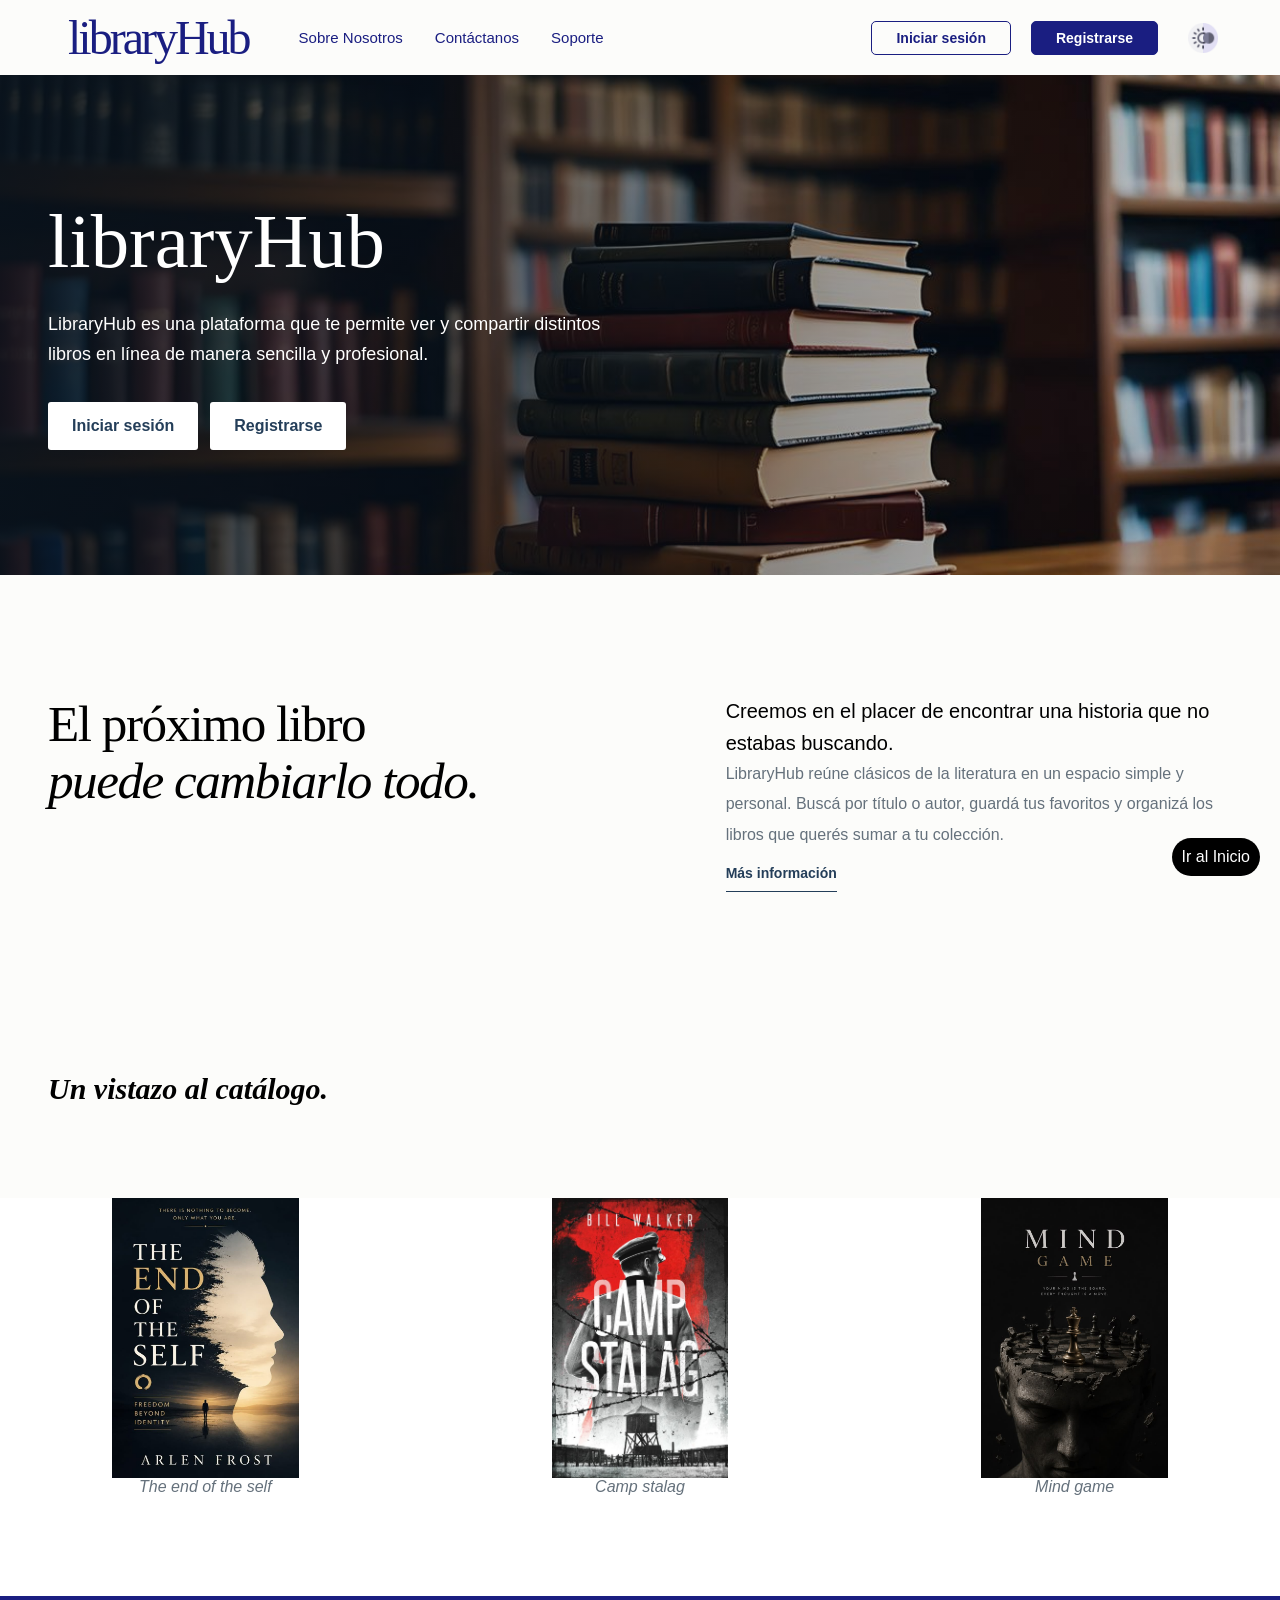
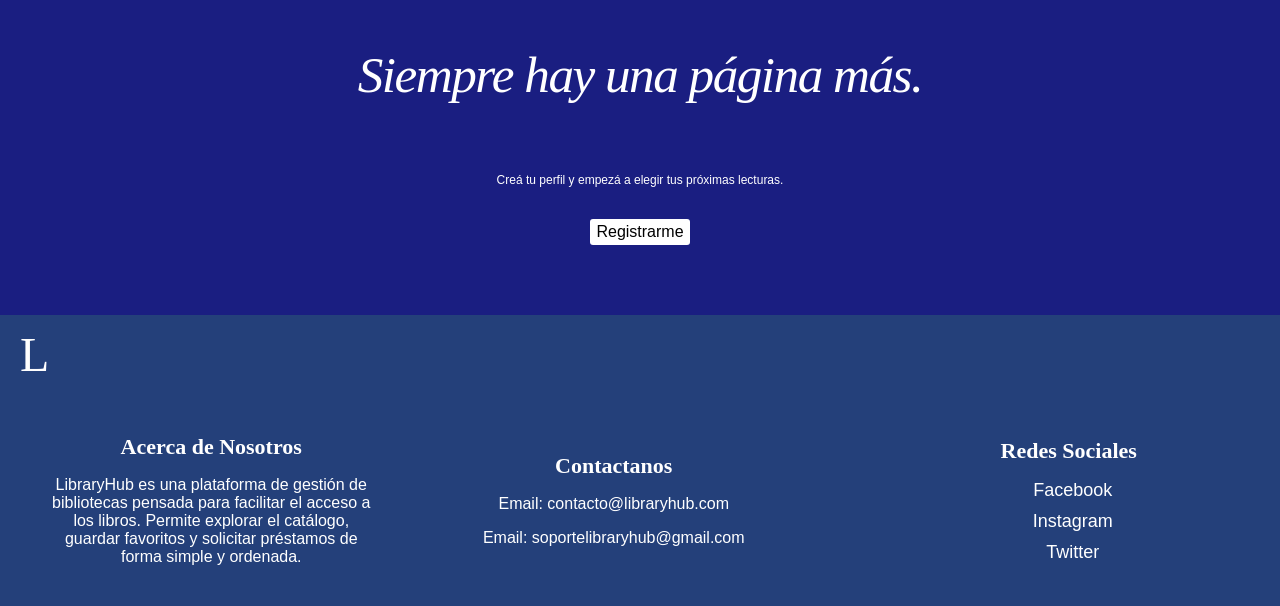
<file: index.html>
<!doctype html>
<html lang="en">
  <head>
    <meta charset="UTF-8" />
    <meta name="viewport" content="width=device-width, initial-scale=1.0" />
    <link rel="stylesheet" href="css/estilos.css" />
   <!-- <script src="https://kit.fontawesome.com/b3f407f311.js" crossorigin="anonymous"></script> -->
    
    <title>LibraryHub</title>
  </head>

  <body>
    <header>
    <a id="inicio"></a>
  <nav class="navegacion">
    <a href="#inicio" class="logo">libraryHub</a>
  <div class="nav-enlaces">
    <a class="nav-nosotros" href="#Sobre Nosotros">Sobre Nosotros</a>
    <a class="nav-contacto" href="#Contácto">Contáctanos</a>
    <a class="nav-soporte" href="soporte.html">Soporte</a>
  </div>
  <div class="nav-acciones">
    <a href="login.html" class="boton boton-login">Iniciar sesión</a>
    <a href="registro.html" class="boton boton-registro">Registrarse</a>
  </div>
    <button class="boton boton-claro boton-tema" type="button" title="Cambiar tema">
    <img src="img/iconoTema.png" alt="Cambiar tema">
    </button>
    </nav>
  </header>
   <section class="portada-principal">
    <img
      class="portada-imagen"
      src="img/biblioteca.jpg"
      alt="Libros en una biblioteca"
    >
  <div class="portada-contenido">
    <h1>libraryHub</h1>
    <p>
      LibraryHub es una plataforma que te permite ver y compartir
      distintos libros en línea de manera sencilla y profesional.
    </p>
    <div class="portada-acciones">
      <a href="login.html">Iniciar sesión</a>
      <a href="registro.html">Registrarse</a>
    </div>
  </div>
  </section>
      
<section>
      <article class="presentacion">
  <div class="presentacion-titulo">
    <h2>
      El próximo libro<br>
      <em>puede cambiarlo todo.</em>
    </h2>
  </div>
  
  <div class="presentacion-texto">
    <p class="presentacion-intro">
      Creemos en el placer de encontrar una historia que
      no estabas buscando.
    </p>
    <p class="presentacion-descripcion">
      LibraryHub reúne clásicos de la literatura en un espacio
      simple y personal. Buscá por título o autor, guardá
      tus favoritos y organizá los libros que querés
      sumar a tu colección.
    </p>
    <a href="login.html" class="presentacion-enlace">
      Más información
    </a>
  </div>
  <a href="#inicio" class="boton-inicio">Ir al Inicio</a>
      </article>

      <article class="subtitulo-libros"> 
        <h2><strong><em>Un vistazo al catálogo.</em></strong></h2>
      </article>

      <div class="estante-libro">
        <article class="libro">
        <a href="login.html" target="_self">
          <img
          src="img/descarga.jpg"
          alt="Folio Estante"
          width="150"
          height="170"
          />
        </a>
        <P>
            <em>The end of the self</em>
          </P>
        </article>

        <article class="libro">
          <a class="img2" href="login.html" target="self">
            <img
            src="img/Designed by Damonza_com.jpg"
            alt="Libro Biblioteca"
            width= "150"
            height="170"
            />
          </a>
          <P>
            <em>Camp stalag</em>
          </P>
      </article>

      <article class="libro">
        <a class="img3" href="login.html" target="self">
          <img
          src="img/♟️🧠 MIND GAME AESTHETIC_ WHERE EVERY MOVE IS A TEST OF STRATEGY, FOCUS, AND MENTAL POWER 🖤✨.jpg"
          alt="Libro Biblioteca"
          width= "150"
          height="170"
          />
        </a>
          <P>
            <em>Mind game</em>
          </P>
      </article>
    </div>
    
    <article class="registro">
      <h1>      
        <i>
          Siempre hay una página más.
        </i>
        <br></br>
      </h1>
      <p>Creá tu perfil y empezá a elegir tus próximas lecturas.</p>
      <a href="registro.html" class="boton-registro" target="_self">Registrarme</a> 
    </article>
    
    <a id="Sobre Nosotros"> </a>
</section>
    <footer id="footer-principal">
      <div class="logo-letra">
        <a href="#inicio" class="logo">L</a>
      </div>
      <div>
        <h4>Acerca de Nosotros</h4>
        <p>LibraryHub es una plataforma de gestión de bibliotecas pensada para facilitar el acceso a los libros. Permite explorar el catálogo, guardar favoritos y solicitar préstamos de forma simple y ordenada.</p>
      </div>
      <div>
         <h4>Contactanos</h4>
         <p>Email: contacto@libraryhub.com</p>
        <p>Email: soportelibraryhub@gmail.com</p>
      </div>
      <a id="Contácto"> </a>
      <div>
         <h4>Redes Sociales</h4>
         <ul>
            <li><a href="https://www.unlam.edu.ar/"><i class="fa-brands fa-facebook"></i> Facebook</a></li>
            <li><a href="https://www.unlam.edu.ar/"><i class="fa-brands fa-instagram"></i> Instagram</a></li>
            <li><a href="https://www.unlam.edu.ar/"><i class="fa-brands fa-twitter"></i> Twitter</a></li>
         </ul>
      </div>
   </footer>
  </body>
</html>
</file>
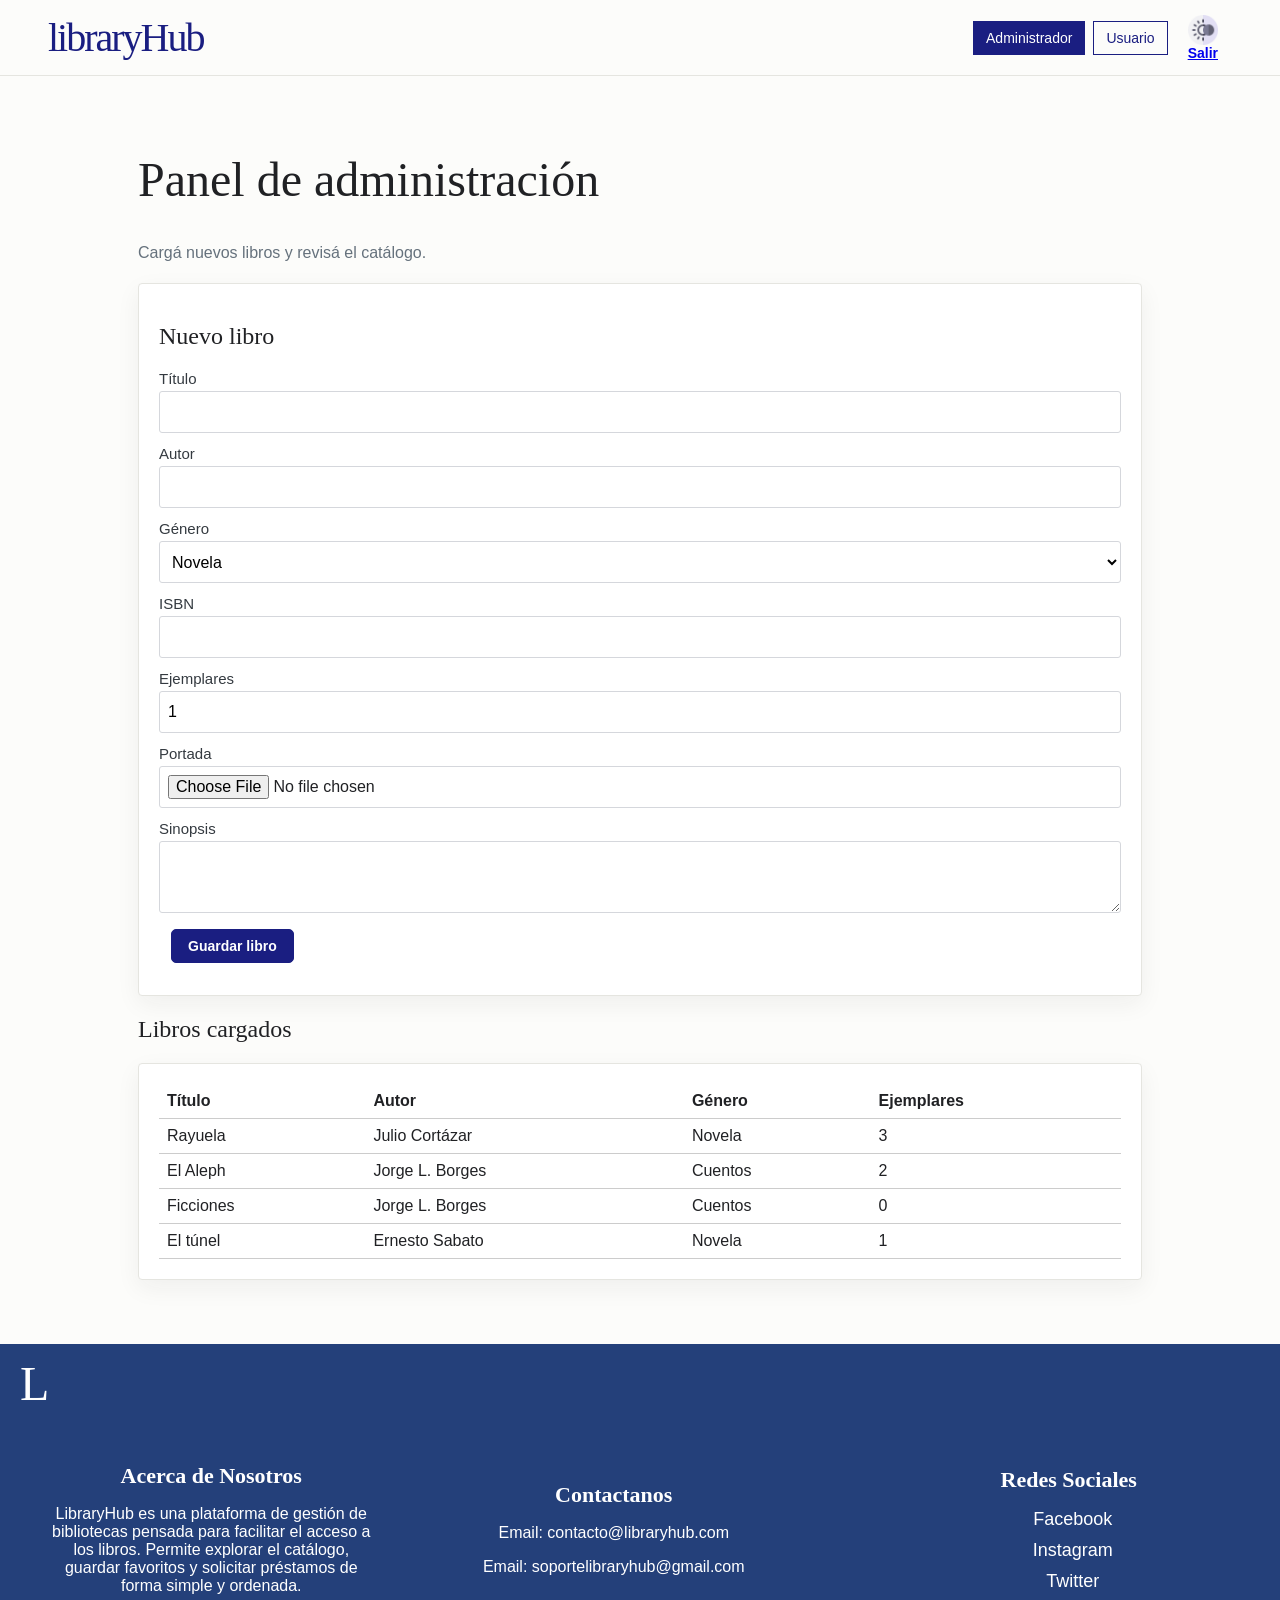
<file: admin.html>
<!DOCTYPE html>
<html lang="es">
<head>
  <meta charset="utf-8">
  <meta name="viewport" content="width=device-width, initial-scale=1">
  <title>Panel de administración - libraryHub</title>
  <link rel="stylesheet" href="css/estilos.css">
</head>
<body class="pagina-seccion">
  <header>
    <a class="logo" href="index.html">libraryHub</a>
    <div class="selector">
      <a class="activo" href="admin.html">Administrador</a><a href="catalogo.html">Usuario</a>
    </div>
    <button class="boton boton-claro boton-tema" type="button" title="Cambiar tema">
    <img src="img/iconoTema.png" alt="Cambiar tema">
    <a href="index.html">Salir</a>
  </header>

  <main>
    <h1>Panel de administración</h1>
    <p>Cargá nuevos libros y revisá el catálogo.</p>

    <section class="caja">
      <h2>Nuevo libro</h2>
      <form>
        <label for="titulo">Título</label>
        <input type="text" id="titulo">
        <label for="autor">Autor</label>
        <input type="text" id="autor">
        <label for="genero">Género</label>
        <select id="genero">
          <option>Novela</option>
          <option>Cuentos</option>
          <option>Ensayo</option>
          <option>Poesía</option>
        </select>
        <label for="isbn">ISBN</label>
        <input type="text" id="isbn">
        <label for="ejemplares">Ejemplares</label>
        <input type="number" id="ejemplares" min="1" value="1">
        <label for="portada">Portada</label>
        <input type="file" id="portada" accept="image/*">
        <label for="sinopsis">Sinopsis</label>
        <textarea id="sinopsis" rows="3"></textarea>
        <button class="boton" type="button">Guardar libro</button>
      </form>
    </section>

    <h2>Libros cargados</h2>
    <section class="caja tabla">
      <table>
        <tr>
          <th>Título</th>
          <th>Autor</th>
          <th>Género</th>
          <th>Ejemplares</th>
        </tr>
        <tr>
          <td>Rayuela</td>
          <td>Julio Cortázar</td>
          <td>Novela</td>
          <td>3</td>
        </tr>
        <tr>
          <td>El Aleph</td>
          <td>Jorge L. Borges</td>
          <td>Cuentos</td>
          <td>2</td>
        </tr>
        <tr>
          <td>Ficciones</td>
          <td>Jorge L. Borges</td>
          <td>Cuentos</td>
          <td>0</td>
        </tr>
        <tr>
          <td>El túnel</td>
          <td>Ernesto Sabato</td>
          <td>Novela</td>
          <td>1</td>
        </tr>
      </table>
    </section>
  </main>
  <footer id="footer-principal">
      <div class="logo-letra">
        <a href="#inicio" class="logo">L</a>
      </div>
      <div>
        <h4>Acerca de Nosotros</h4>
        <p>LibraryHub es una plataforma de gestión de bibliotecas pensada para facilitar el acceso a los libros. Permite explorar el catálogo, guardar favoritos y solicitar préstamos de forma simple y ordenada.</p>
      </div>
      <div>
         <h4>Contactanos</h4>
         <p>Email: contacto@libraryhub.com</p>
        <p>Email: soportelibraryhub@gmail.com</p>
      </div>
      <a id="Contácto"> </a>
      <div>
         <h4>Redes Sociales</h4>
         <ul>
            <li><a href="https://www.unlam.edu.ar/"><i class="fa-brands fa-facebook"></i> Facebook</a></li>
            <li><a href="https://www.unlam.edu.ar/"><i class="fa-brands fa-instagram"></i> Instagram</a></li>
            <li><a href="https://www.unlam.edu.ar/"><i class="fa-brands fa-twitter"></i> Twitter</a></li>
         </ul>
      </div>
   </footer>
</body>
</html>
</file>
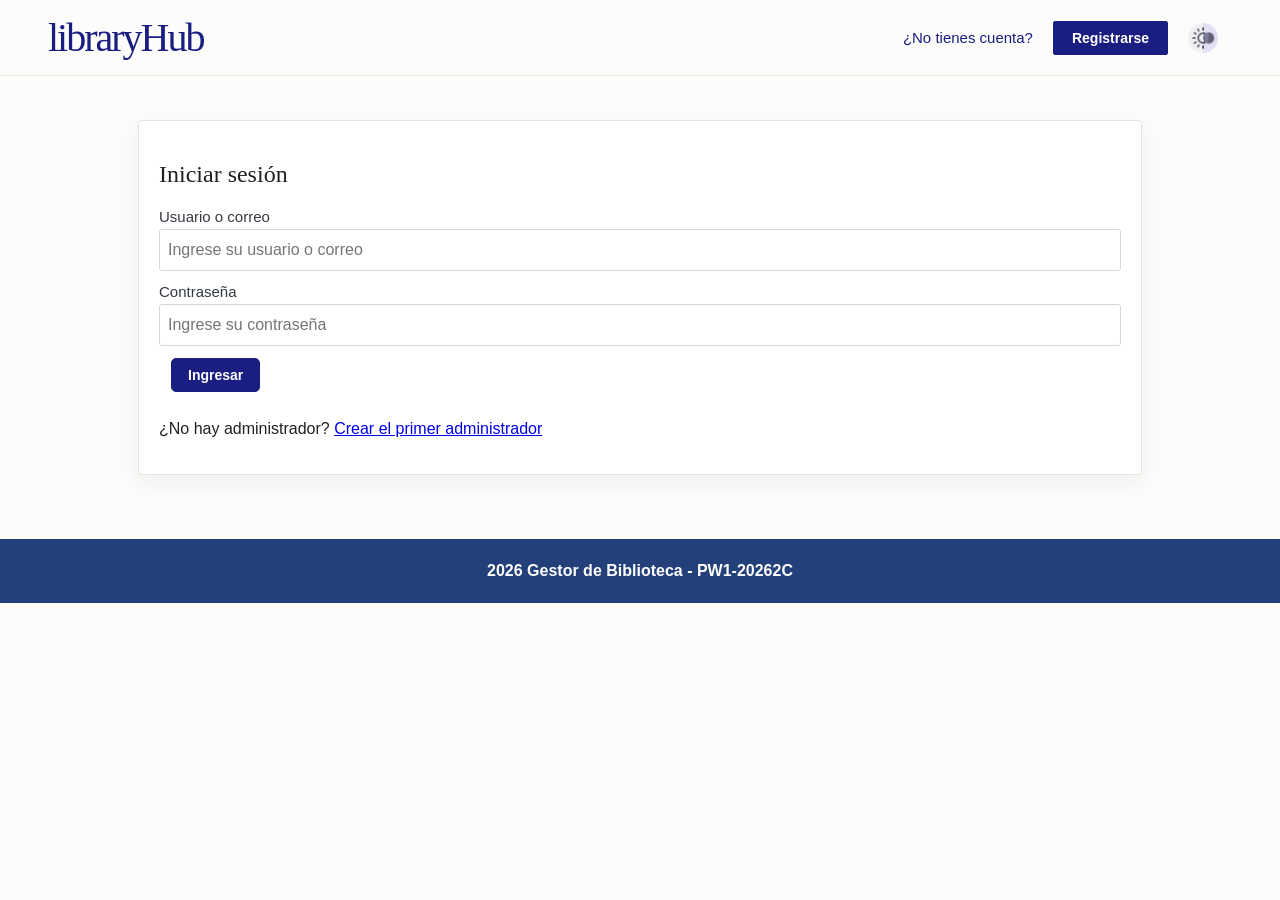
<file: login.html>
<!doctype html>
<html lang="es">
  <head>
    <meta charset="utf-8" />
    <meta name="viewport" content="width=device-width, initial-scale=1" />
    <title>Iniciar sesión - libraryHub</title>
    <link rel="stylesheet" href="css/estilos.css" />
  </head>
  <body class="pagina-seccion">
    <header>
      <a class="logo" href="index.html">libraryHub</a>
      <a>¿No tienes cuenta?</a>
      <a class="boton" href="registro.html">Registrarse</a>
      <button
        class="boton boton-claro boton-tema"
        type="button"
        title="Cambiar tema"
      >
        <img src="img/iconoTema.png" alt="Cambiar tema" />
      </button>
    </header>

    <main>
      <section class="caja">
        <h1>Iniciar sesión</h1>
        <form>
          <label for="usuario">Usuario o correo</label>
          <input
            type="text"
            id="usuario"
            placeholder="Ingrese su usuario o correo"
          />
          <label for="clave">Contraseña</label>
          <input
            type="password"
            id="clave"
            placeholder="Ingrese su contraseña"
          />
          <a class="boton" href="catalogo.html">Ingresar</a>
        </form>
        <p>
          ¿No hay administrador?
          <a href="registro-admin.html">Crear el primer administrador</a>
        </p>
      </section>
    </main>
    <footer id="footer-chiquito">
      <div>
        <h4>2026 Gestor de Biblioteca - PW1-20262C</h4>
      </div>
    </footer>
  </body>
</html>
</file>
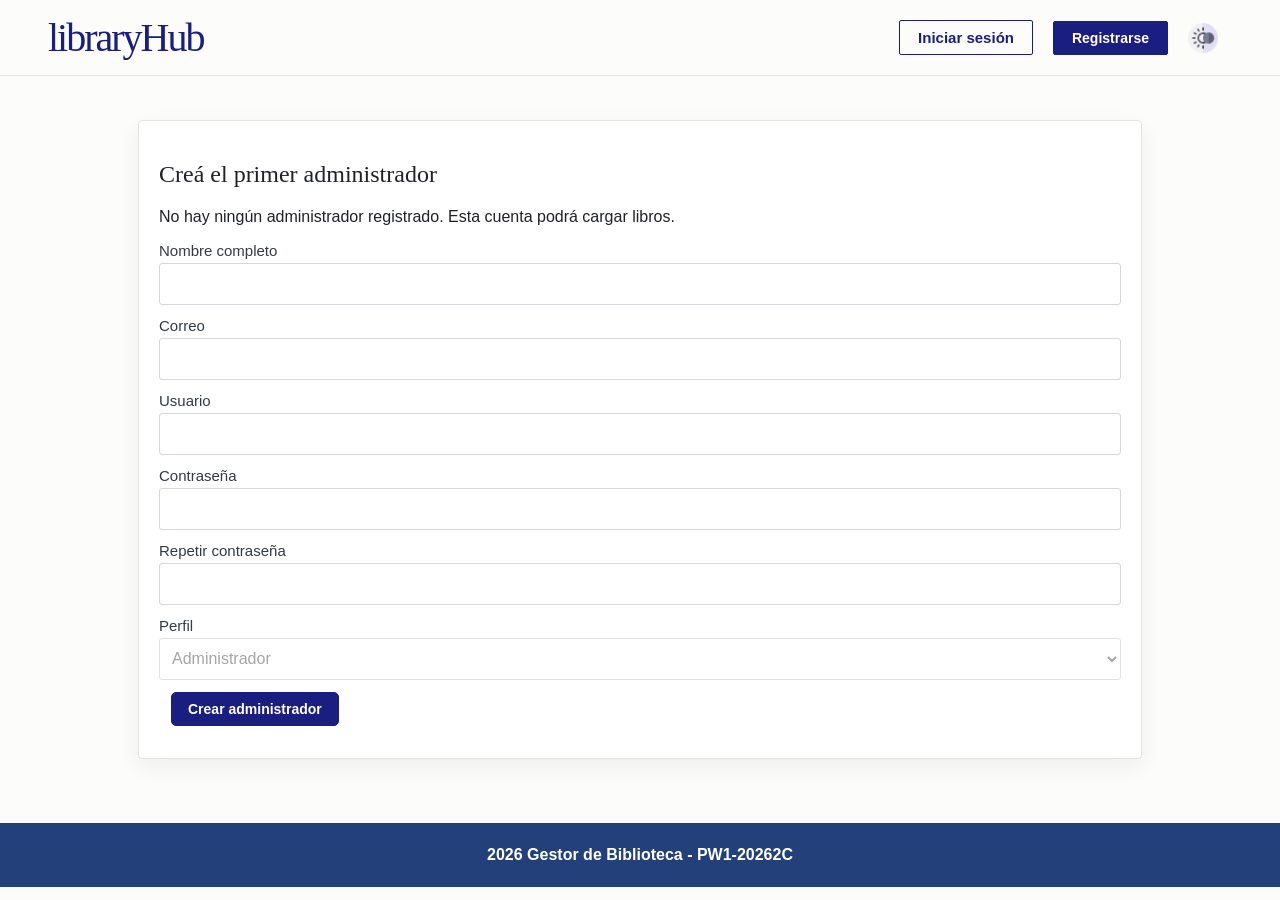
<file: registro-admin.html>
<!DOCTYPE html>
<html lang="es">
<head>
  <meta charset="utf-8">
  <meta name="viewport" content="width=device-width, initial-scale=1">
  <title>Primer administrador - libraryHub</title>
  <link rel="stylesheet" href="css/estilos.css">
</head>
<body class="pagina-seccion">
  <header>
    <a class="logo" href="index.html">libraryHub</a>
    <a href="login.html">Iniciar sesión</a>
    <a class="boton" href="registro.html">Registrarse</a>
    <button class="boton boton-claro boton-tema" type="button" title="Cambiar tema">
    <img src="img/iconoTema.png" alt="Cambiar tema">
</button>
  </header>
  <main>
    <section class="caja">
      <h1>Creá el primer administrador</h1>
      <p>No hay ningún administrador registrado. Esta cuenta podrá cargar libros.</p>
      <form>
        <label for="nombre">Nombre completo</label>
        <input type="text" id="nombre">
        <label for="correo">Correo</label>
        <input type="email" id="correo">
        <label for="usuario">Usuario</label>
        <input type="text" id="usuario">
        <label for="clave">Contraseña</label>
        <input type="password" id="clave">
        <label for="clave2">Repetir contraseña</label>
        <input type="password" id="clave2">
        <label for="perfil">Perfil</label>
        <select id="perfil" disabled>
          <option>Administrador</option>
        </select>
        <a class="boton" href="admin.html">Crear administrador</a>
      </form>
    </section>
  </main>
  <footer id="footer-chiquito">
         <div>
            <h4>2026 Gestor de Biblioteca - PW1-20262C</h4>
         </div>
  </footer>
</body>
</html>
</file>
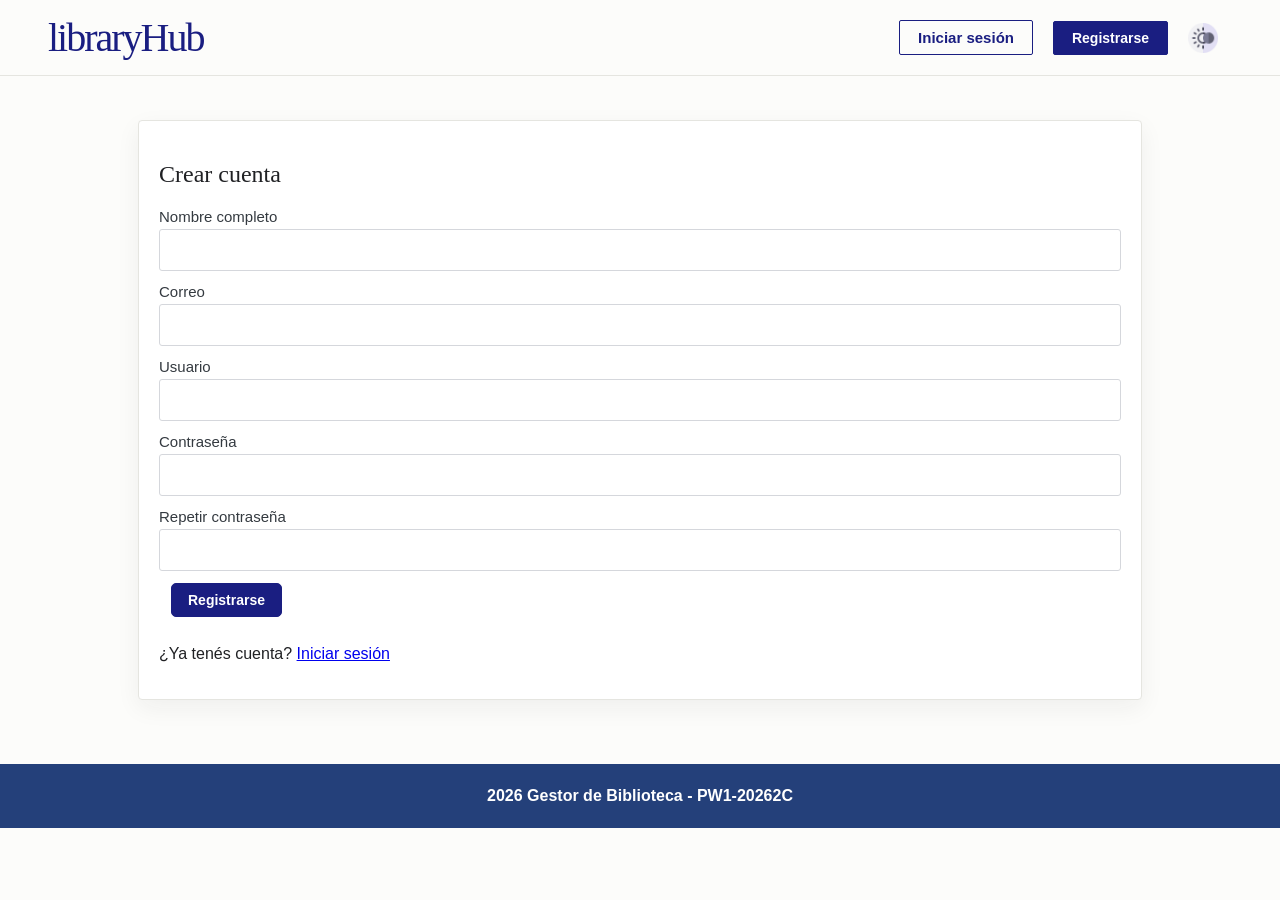
<file: registro.html>
<!DOCTYPE html>
<html lang="es">
<head>
  <meta charset="utf-8">
  <meta name="viewport" content="width=device-width, initial-scale=1">
  <title>Registrarse - libraryHub</title>
  <link rel="stylesheet" href="css/estilos.css">
</head>
<body class="pagina-seccion">
  <header>
    <a class="logo" href="index.html">libraryHub</a>
    <a href="login.html">Iniciar sesión</a>
    <a class="boton" href="registro.html">Registrarse</a>
    <button class="boton boton-claro boton-tema" type="button" title="Cambiar tema">
    <img src="img/iconoTema.png" alt="Cambiar tema">
</button>
  </header>

  <main>
    <section class="caja">
      <h1>Crear cuenta</h1>
      <form>
        <label for="nombre">Nombre completo</label>
        <input type="text" id="nombre">
        <label for="correo">Correo</label>
        <input type="email" id="correo">
        <label for="usuario">Usuario</label>
        <input type="text" id="usuario">
        <label for="clave">Contraseña</label>
        <input type="password" id="clave">
        <label for="clave2">Repetir contraseña</label>
        <input type="password" id="clave2">
        <a  class="boton" href="catalogo.html">Registrarse</a>
      </form>
      <p>¿Ya tenés cuenta? <a href="login.html">Iniciar sesión</a></p>
    </section>
  </main>
  <footer id="footer-chiquito">
         <div>
            <h4>2026 Gestor de Biblioteca - PW1-20262C</h4>
         </div>
  </footer>
</body>
</html>
</file>
<file: css/estilos.css>
/* 
   ESTILOS GENERALES
    */

* {
  box-sizing: border-box;
}

/*html {
  scroll-behavior: smooth;
}*/

body {
  margin: 0;
  padding: 0;
  font-family: Arial, sans-serif;
}

/* 
   NAVEGACIÓN PRINCIPAL - PORTADA
    */

.navegacion {
  position: relative;
  display: flex;
  align-items: center;
  gap: 30px;
  padding: 10px 48px;
  background-color: #fcfcfa;
}

.navegacion a {
  text-decoration: none;
  color: rgb(26, 30, 129);
  margin-left: 20px;
}

.logo {
  font-family: Georgia, serif;
  font-size: 48px;
  letter-spacing: -3px;
  margin: 0;
  transition: transform 0.5s ease;
}

.logo:hover {
  transform: scale(0.85);
  transition: transform 0.5s ease;
  font-size: 48px;
}

.nav-enlaces {
  display: flex;
  align-items: center;
  gap: 12px;
  font-size: 15px;
  transition: transform 0.3s ease;
}

.nav-nosotros:hover,
.nav-contacto:hover,
.nav-soporte:hover {
  min-width: 0;
  transform: translateY(-4px);
  transition: transform 0.3s ease;
}

.nav-acciones {
  display: flex;
  align-items: center;
  gap: 0;
  margin-left: auto;
  transition: transform 0.3s ease;
}

/* 
   BOTONES
    */

.boton {
  display: inline-block;
  padding: 8px 24px;
  border: 1px solid rgb(26, 30, 129);
  border-radius: 5px;
  background-color: rgb(26, 30, 129);
  color: white;
  font-size: 14px;
  font-weight: bold;
  text-align: center;
  text-decoration: none;
  cursor: pointer;
}

.boton-claro {
  background-color: white;
  color: rgb(26, 30, 129);
}

.boton-login:hover {
  transform: scale(0.95);
  transition: transform 0.5s ease;
  font-size: 14px;
  box-shadow: 0 6px 10px rgb(54, 44, 44);
}
.navegacion .boton-login {
  background-color: transparent;
  color: rgb(26, 30, 129);
  border: 1px solid rgb(26, 30, 129);
}

.navegacion .boton-registro {
  background-color: rgb(26, 30, 129);
  color: white;
}

.navegacion .boton-registro:hover {
  transform: scale(0.95);
  transition: transform 0.4s ease;
  font-size: 14px;
  box-shadow: 0 6px 10px rgb(54, 44, 44);
}

.boton-tema {
  margin-right: 1em;
  border: none;
  background: none;
  padding: 0;
}

.boton-tema img {
  width: 30px;
  height: 30px;
  display: block;
}

header .boton {
  margin-top: 0;
}

/* 
   PORTADA PRINCIPAL
    */

.portada-principal {
  position: relative;
  display: flex;
  align-items: center;
  min-height: 500px;
  padding: 60px 48px;
  overflow: hidden;
}

.portada-imagen {
  position: absolute;
  inset: 0;
  width: 100%;
  height: 100%;
  object-fit: cover;
  z-index: 0;
}

.portada-principal::before {
  content: "";
  position: absolute;
  inset: 0;
  background: linear-gradient(
    to right,
    rgba(10, 20, 30, 0.85),
    rgba(10, 20, 30, 0.15)
  );
  z-index: 1;
  pointer-events: none;
}

.portada-contenido {
  position: relative;
  z-index: 2;
  max-width: 600px;
  text-align: left;
}

.portada-contenido h1 {
  margin: 0 0 24px;
  color: white;
  font-family: Georgia, serif;
  font-size: clamp(44px, 6vw, 80px);
  font-weight: normal;
  line-height: 1.1;
}

.portada-contenido p {
  margin: 0 0 32px;
  color: white;
  font-family: Arial, sans-serif;
  font-size: 18px;
  line-height: 1.7;
}

.portada-acciones {
  display: flex;
  flex-wrap: wrap;
  gap: 12px;
}

.portada-acciones a {
  display: inline-block;
  padding: 15px 24px;
  background-color: white;
  color: #243e59;
  border-radius: 3px;
  font-family: Arial, sans-serif;
  font-weight: bold;
  text-decoration: none;
  transition: transform 0.5s ease;
}

.portada-acciones a:hover {
  transform: translateY(-2px);
  transition: transform 0.5s ease;
  box-shadow: 0 6px 10px rgb(0, 0, 0);
}

/* 
   PRESENTACIÓN
    */

.presentacion {
  display: grid;
  grid-template-columns: 1.2fr 1fr;
  align-items: start;
  gap: 70px;
  padding: 120px 48px;
  background-color: #fcfcfa;
  color: black;
}

.presentacion-titulo h2 {
  margin: 0;
  font-family: Georgia, serif;
  font-size: clamp(34px, 4vw, 52px);
  font-weight: normal;
  font-style: normal;
  line-height: 1.12;
  letter-spacing: -1.5px;
}

.presentacion-titulo h2 em {
  font-weight: normal;
}

.presentacion-texto {
  font-family: Arial, sans-serif;
  text-align: left;
}

.presentacion-intro {
  margin: 0;
  font-size: 20px;
  font-weight: normal;
  line-height: 1.6;
}

.presentacion-descripcion {
  margin: 0 0 14px;
  color: #65717c;
  font-size: 16px;
  font-weight: normal;
  line-height: 1.9;
}

.presentacion-enlace {
  display: inline-block;
  padding-bottom: 10px;
  border-bottom: 1px solid #243e59;
  color: #243e59;
  font-size: 14px;
  font-weight: bold;
  text-decoration: none;
  transition: transform 0.3s ease;
}

.presentacion-enlace:hover {
  transform: translateY(-6px);
  transition: transform 0.3s ease;
  text-shadow: 2px 4px 10px #747373;
}

/* 
   SECCIÓN DE LIBROS DE LA PORTADA
    */

.subtitulo-libros {
  padding: 60px 48px;
  background-color: #fcfcfa;
  color: black;
}

.subtitulo-libros h2 {
  margin: 0 0 32px;
  font-family: Georgia, serif;
  font-size: 30px;
  font-weight: normal;
}

.estante-libro {
  display: grid;
  grid-template-columns: repeat(3, minmax(0, 1fr));
  gap: 24px;
}

.libro {
  min-width: 0;
  transition: transform 0.3s ease;
}

.libro:hover {
  transform: translateY(-6px);
}

.libro img {
  display: block;
  width: 100%;
  height: 280px;
  object-fit: contain;
}

.libro p {
  margin: 0 30px 100px;
  color: #65717c;
  text-align: center;
}

/* 
   SECCIÓN DE REGISTRO
    */

.registro {
  background-color: rgb(26, 30, 129);
  padding: 50px;
  border-radius: 0;
  font-family: Georgia, serif;
  text-align: center;
}

.registro h1 {
  margin: 0;
  color: white;
  font-family: Georgia, serif;
  font-size: clamp(34px, 4vw, 52px);
  font-weight: normal;
  font-style: normal;
  line-height: 1.12;
  letter-spacing: -1.5px;
}

.registro p {
  color: white;
  font-size: 12px;
  font-family: Arial, sans-serif;
}

/* Botón de registro dentro de la sección de registro */
.registro .boton-registro {
  display: inline-block;
  background-color: white;
  color: black;
  font-family: Arial, sans-serif;
  text-decoration: none;
  padding: 4px 6px;
  border: none;
  border-radius: 3px;
  cursor: pointer;
  margin: 20px 5px;
}

.registro .boton-registro:hover {
  transform: scale(1.05);
  transition: transform 1s ease;
  font-size: 16px;
}

/* 
   BOTÓN VOLVER AL INICIO
    */

.boton-inicio {
  position: fixed;
  right: 20px;
  bottom: 24px;
  z-index: 1000;
  display: block;
  width: fit-content;
  padding: 10px;
  background-color: black;
  color: white;
  text-decoration: none;
  border-radius: 80px;
}

.boton-inicio:hover {
  background-color: #24407a;
  transform: scale(1.05);
  transition: transform 0.5s ease;
  font-size: 15px;
}

/* 
   PÁGINAS INTERNAS - HEADER
    */

body.pagina-seccion {
  min-height: 100vh;
  background-color: #fcfcfa;
  color: #202124;
}

body.pagina-seccion > header {
  display: flex;
  flex-wrap: wrap;
  align-items: center;
  gap: 12px 20px;
  min-height: 76px;
  padding: 10px 48px;
  background-color: #fcfcfa;
  border-bottom: 1px solid #e5e5e0;
}

body.pagina-seccion > header .logo {
  flex: 0 0 auto;
  margin-right: auto;
  color: rgb(26, 30, 129);
  font-family: Georgia, serif;
  font-size: 40px;
  font-weight: normal;
  letter-spacing: -2px;
  text-decoration: none;
}

body.pagina-seccion > header > a:not(.logo):not(.boton),
body.pagina-seccion > header nav a {
  color: rgb(26, 30, 129);
  font-size: 15px;
  text-decoration: none;
}

body.pagina-seccion > header > a:not(.logo):not(.boton):hover,
body.pagina-seccion > header nav a:hover {
  transform: translateY(-3px);
  transition: transform 0.3s ease;
}

body.pagina-seccion > header .selector {
  display: flex;
  align-items: center;
  gap: 8px;
}

body.pagina-seccion > header .selector a {
  padding: 8px 12px;
  border: 1px solid rgb(26, 30, 129);
  color: rgb(26, 30, 129);
  font-size: 14px;
  text-decoration: none;
}

body.pagina-seccion > header .selector a.activo {
  background-color: rgb(26, 30, 129);
  color: white;
}

/* 
   HEADER / BOTONES DE PÁGINAS INTERNAS
    */

body.pagina-seccion > header .boton,
body.pagina-seccion > header .nav-acciones .boton,
body.pagina-seccion > header > a[href="login.html"] {
  margin-top: 0;
  padding: 8px 18px;
  border: 1px solid rgb(26, 30, 129);
  border-radius: 2px;
  background-color: rgb(26, 30, 129);
  color: white;
  font-size: 14px;
  font-weight: bold;
  text-decoration: none;
}

body.pagina-seccion > header .boton-claro,
body.pagina-seccion > header > a[href="login.html"],
body.pagina-seccion > header .boton-login {
  background-color: transparent;
  color: rgb(26, 30, 129);
}

body.pagina-seccion > header .boton-tema {
  padding: 0;
  border: 0;
  background: none;
}

body.pagina-seccion > header .boton-tema img {
  display: block;
  width: 30px;
  height: 30px;
}

/* 
   CONTENIDO DE PÁGINAS INTERNAS
    */

body.pagina-seccion main {
  max-width: 1100px;
  margin: 0 auto;
  padding: 44px 48px;
}

body.pagina-seccion main > h1,
body.pagina-seccion main > h2,
body.pagina-seccion main section > h1,
body.pagina-seccion main section > h2 {
  color: #202124;
  font-family: Georgia, serif;
  font-weight: normal;
}

body.pagina-seccion main > h1 {
  font-size: clamp(32px, 4vw, 48px);
}

body.pagina-seccion main > p {
  color: #65717c;
  line-height: 1.7;
}

/* 
   CAJAS Y FORMULARIOS
    */

.caja {
  background-color: white;
  border: 1px solid #cccccc;
  border-radius: 8px;
  padding: 20px;
  margin-bottom: 20px;
}

.caja .boton {
  margin: 12px;
  padding: 8px 16px;
}

body.pagina-seccion .caja {
  border: 1px solid #e5e5e0;
  border-radius: 4px;
  background-color: white;
  box-shadow: 0 8px 24px rgba(32, 33, 36, 0.06);
}

.login {
  max-width: 400px;
  margin: 40px auto;
}

body.pagina-seccion .login {
  width: min(100% - 40px, 520px);
  max-width: 520px;
  margin: 44px auto;
  padding: 32px;
}

label {
  display: block;
  margin-top: 12px;
}

body.pagina-seccion label {
  color: #343a40;
  font-size: 15px;
}

input,
select,
textarea {
  width: 100%;
  box-sizing: border-box;
  padding: 8px;
  margin-top: 4px;
  border: 1px solid #aaaaaa;
}

body.pagina-seccion input,
body.pagina-seccion select,
body.pagina-seccion textarea {
  min-height: 42px;
  border: 1px solid #d5d7dc;
  border-radius: 3px;
  background-color: #fff;
  font: inherit;
}

/* 
   CATÁLOGO
    */

.items {
  display: flex;
  flex-wrap: wrap;
  gap: 16px;
  justify-content: center;
}

.tarjeta {
  width: 220px;
  background-color: white;
  border: 1px solid #cccccc;
  border-radius: 8px;
}

.portada {
  height: 140px;
  line-height: 140px;
  text-align: center;
  font-size: 40px;
  color: white;
}

body.pagina-seccion .portada {
  border-radius: 2px;
}

.azul {
  background-color: #24407a;
}

.verde {
  background-color: #2f6b4f;
}

.violeta {
  background-color: #6b3f6e;
}

.dorado {
  background-color: #a8791f;
}

.datos {
  padding: 12px;
}

img.portada {
  width: 100%;
  height: auto;
  display: block;
}

.favorito {
  background: none;
  border: none;
  font-size: 24px;
  color: #888888;
  cursor: pointer;
}

.favorito.activo {
  color: #c2384a;
}

.estado {
  font-size: 13px;
  background-color: #dde5f5;
  padding: 2px 8px;
  border-radius: 10px;
}

/* 
   FAVORITOS Y FILAS
    */

#lista-favoritos .fila {
  display: flex;
  align-items: center;
  gap: 16px;
  padding: 12px 0;
  border-bottom: 1px solid #cccccc;
}

#lista-favoritos .fila:last-child {
  border-bottom: none;
}

#lista-favoritos .portada {
  flex: 0 0 70px;
  height: 70px;
  line-height: 70px;
  font-size: 28px;
}

#lista-favoritos .datos {
  flex: 1;
}

.fila {
  display: flex;
  flex-wrap: wrap;
  align-items: center;
  gap: 12px;
  padding: 10px 0;
  border-bottom: 1px solid #cccccc;
}

.fila .portada {
  width: 48px;
  height: 64px;
  line-height: 64px;
  font-size: 20px;
}

.fila .datos {
  flex: 1;
}

/* 
   TABLAS
    */

.tabla {
  overflow-x: auto;
}

table {
  width: 100%;
  border-collapse: collapse;
}

th,
td {
  text-align: left;
  padding: 8px;
  border-bottom: 1px solid #cccccc;
}

/* 
   FOOTER PRINCIPAL
    */

#footer-principal {
  position: relative;
  display: flex;
  flex-wrap: wrap;
  justify-content: space-around;
  align-items: center;
  gap: 20px;
  padding: 90px 20px 24px;
  background-color: #24407a;
  color: white;
}

#footer-principal div {
  width: 350px;
  padding: 0 15px;
  text-align: center;
}

#footer-principal .logo-letra {
  position: absolute;
  top: 12px;
  left: 20px;
  z-index: 1;
  width: auto;
  padding: 0;
  text-align: left;
  font-family: Georgia, serif;
}

.logo-letra:hover {
  transform: scale(1.2);
  transition: transform 0.5s ease;
  font-size: 14px;
}

.logo-letra a {
  color: inherit;
  text-decoration: none;
}

#footer-principal h4 {
  margin-bottom: 10px;
  font-family: Georgia, serif;
  font-size: 22px;
}

#footer-principal p {
  font-size: 16px;
}

#footer-principal img {
  width: 110px;
  height: 110px;
  margin-top: 10px;
  padding: 6px;
  border-radius: 6px;
  background-color: white;
}

#footer-principal ul {
  padding: 0;
  list-style: none;
}

#footer-principal ul li {
  margin: 10px 0;
}

#footer-principal ul li a {
  color: white;
  font-size: 18px;
  text-decoration: none;
}

#footer-principal ul li a:hover {
  text-decoration: underline;
}

#footer-principal ul li i {
  margin-right: 8px;
}

body.pagina-seccion #footer-principal {
  padding-top: 90px;
  background-color: #24407a;
  color: white;
}

body.pagina-seccion #footer-principal a {
  color: white;
}

/* 
   FOOTER PEQUEÑO
   */

#footer-chiquito {
  position: relative;
  display: flex;
  flex-wrap: wrap;
  justify-content: space-around;
  align-items: center;
  gap: 7px;
  padding: 2px;
  background-color: #24407a;
  color: white;
}

/* 
   MODO OSCURO
    */

body.oscuro {
  background-color: #12161d;
  color: #eeeeee;
}

.oscuro header,
.oscuro .caja,
.oscuro .tarjeta {
  background-color: #1b212b;
  border-color: #333333;
}

.oscuro input,
.oscuro select,
.oscuro textarea {
  background-color: #12161d;
  color: #eeeeee;
  border-color: #555555;
}

.oscuro a {
  color: #8aa9e6;
}

.oscuro .estado {
  background-color: #2d3644;
}

.oscuro #footer-principal {
  background-color: #1b212b;
  border-top: 1px solid #333333;
}

/* 
   SECCIÓN INICIO
    */

.inicio {
  text-align: center;
  padding: 50px 20px;
}

.inicio h1 {
  font-size: 36px;
}

.inicio p {
  max-width: 600px;
  margin: 0 auto 20px;
}

.centrado {
  text-align: center;
}

/* 
   RESPONSIVE - TABLET
    */

@media (max-width: 1100px) {
  header {
    padding: 12px 5%;
  }
}

@media (max-width: 900px) {
  .presentacion {
    grid-template-columns: 1fr;
    gap: 32px;
    padding: 80px 32px;
  }

  .estante-libro {
    grid-template-columns: repeat(2, minmax(0, 1fr));
  }

  .navegacion {
    flex-wrap: wrap;
    gap: 12px;
    padding: 15px 24px;
  }
}
/**/
@media (min-width: 701px) and (max-width: 900px) {
  #footer-principal {
    justify-content: space-between;
  }
}

/* 
   RESPONSIVE - CELULAR
   */

@media (max-width: 700px) {
  header {
    flex-direction: column;
    padding: 12px 15px;
  }

  .logo,
  .acciones {
    flex: none;
  }

  .acciones {
    flex-wrap: wrap;
    justify-content: center;
  }

  body.pagina-seccion > header {
    justify-content: center;
    padding: 12px 20px;
  }

  body.pagina-seccion > header .logo {
    flex-basis: 100%;
    margin-right: 0;
    text-align: center;
    font-size: 36px;
  }

  body.pagina-seccion main {
    padding: 32px 20px;
  }

  body.pagina-seccion .login {
    width: 100%;
    margin: 24px auto;
    padding: 24px;
  }

  body.pagina-seccion #footer-principal {
    padding-top: 75px;
  }
}

@media (max-width: 600px) {
  .navegacion {
    justify-content: center;
    padding: 12px 16px;
  }

  .logo,
  .nav-enlaces,
  .nav-acciones {
    flex-basis: 100%;
    justify-content: center;
    text-align: center;
  }

  .logo {
    font-size: 36px;
  }

  .navegacion a {
    margin-left: 0;
  }

  .nav-acciones {
    margin-left: 0;
    gap: 8px;
  }

  .boton {
    padding: 10px 12px;
    font-size: 12px;
  }

  .portada-principal {
    min-height: 440px;
    padding: 48px 24px;
  }

  .portada-contenido p {
    font-size: 16px;
  }

  .portada-acciones {
    flex-direction: column;
    align-items: flex-start;
  }

  .presentacion {
    padding: 60px 24px;
    gap: 24px;
  }

  .subtitulo-libros {
    padding: 40px 24px;
  }

  .estante-libro {
    grid-template-columns: 1fr;
  }

  .registro {
    padding: 40px 24px;
  }

  #footer-principal {
    padding: 75px 16px 24px;
  }

  #footer-principal div {
    width: 100%;
    padding: 0;
  }

  .tarjeta {
    width: 100%;
  }
}
</file>
